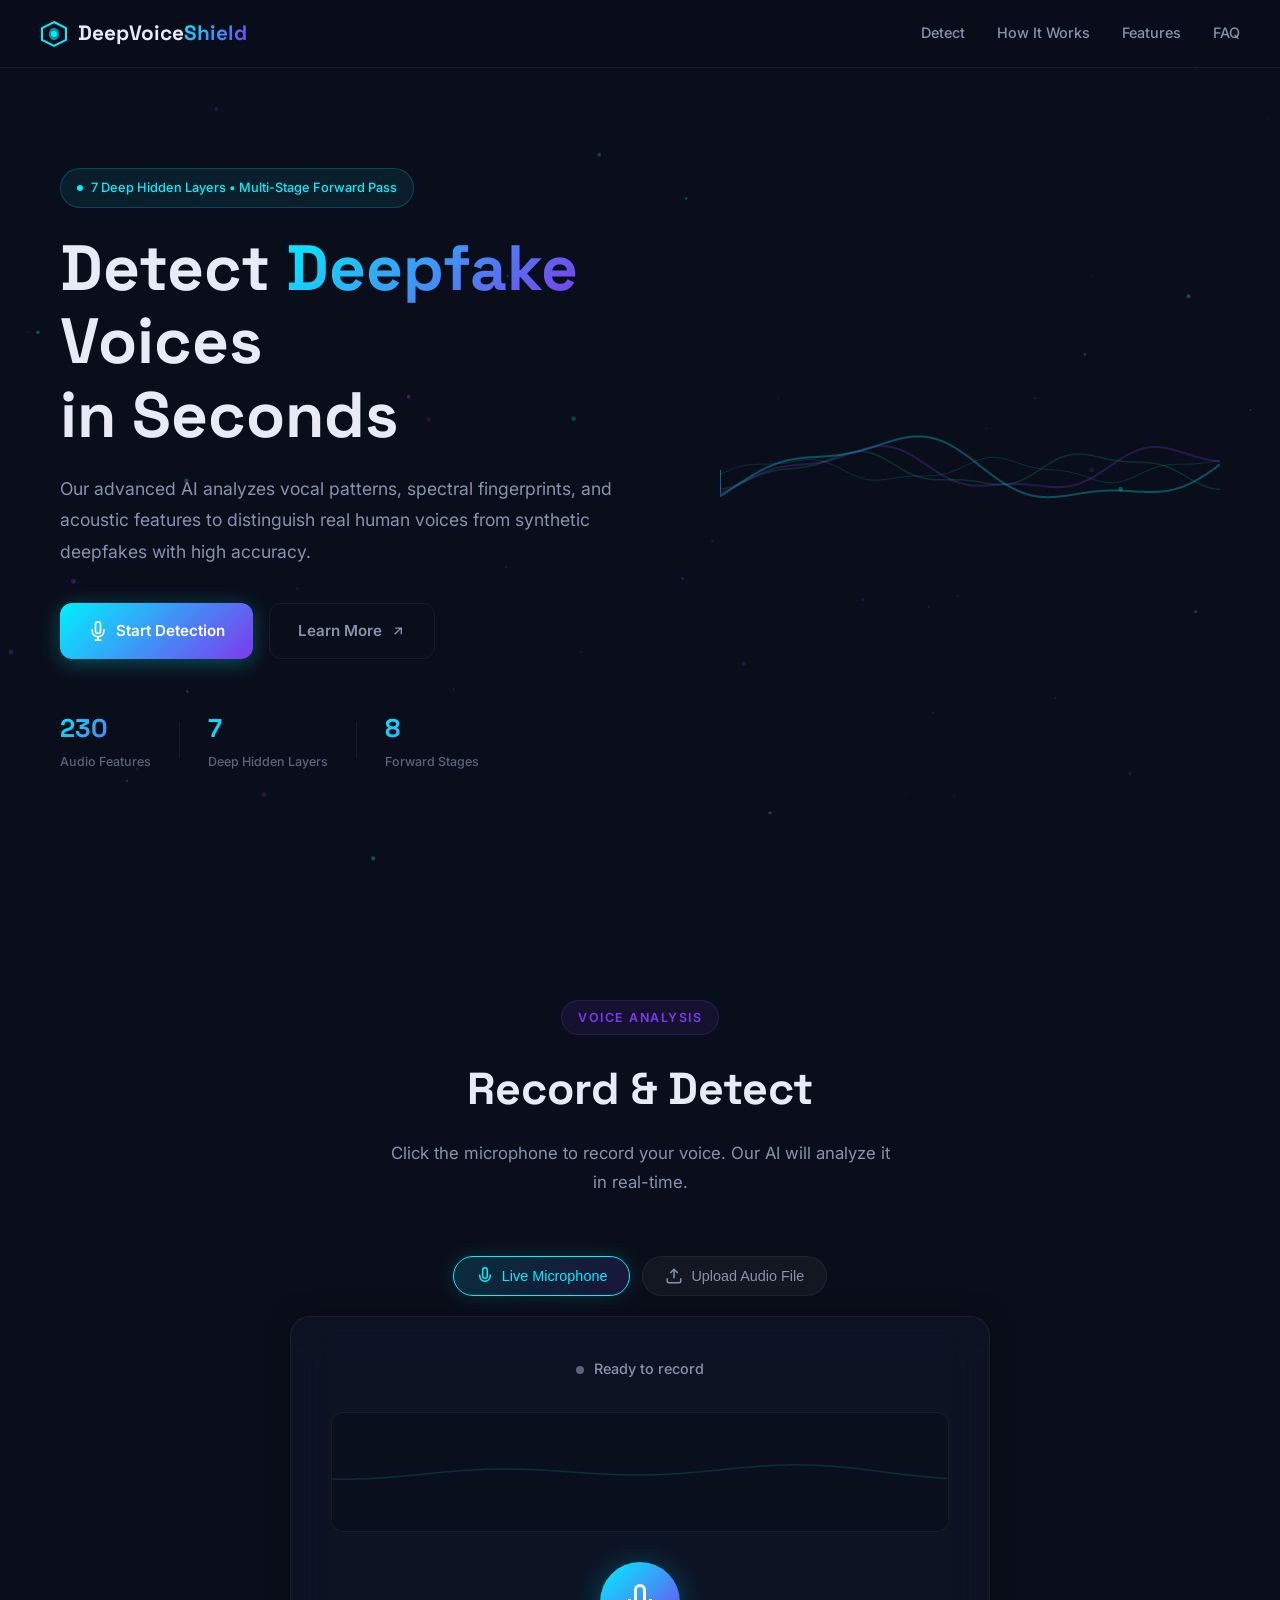
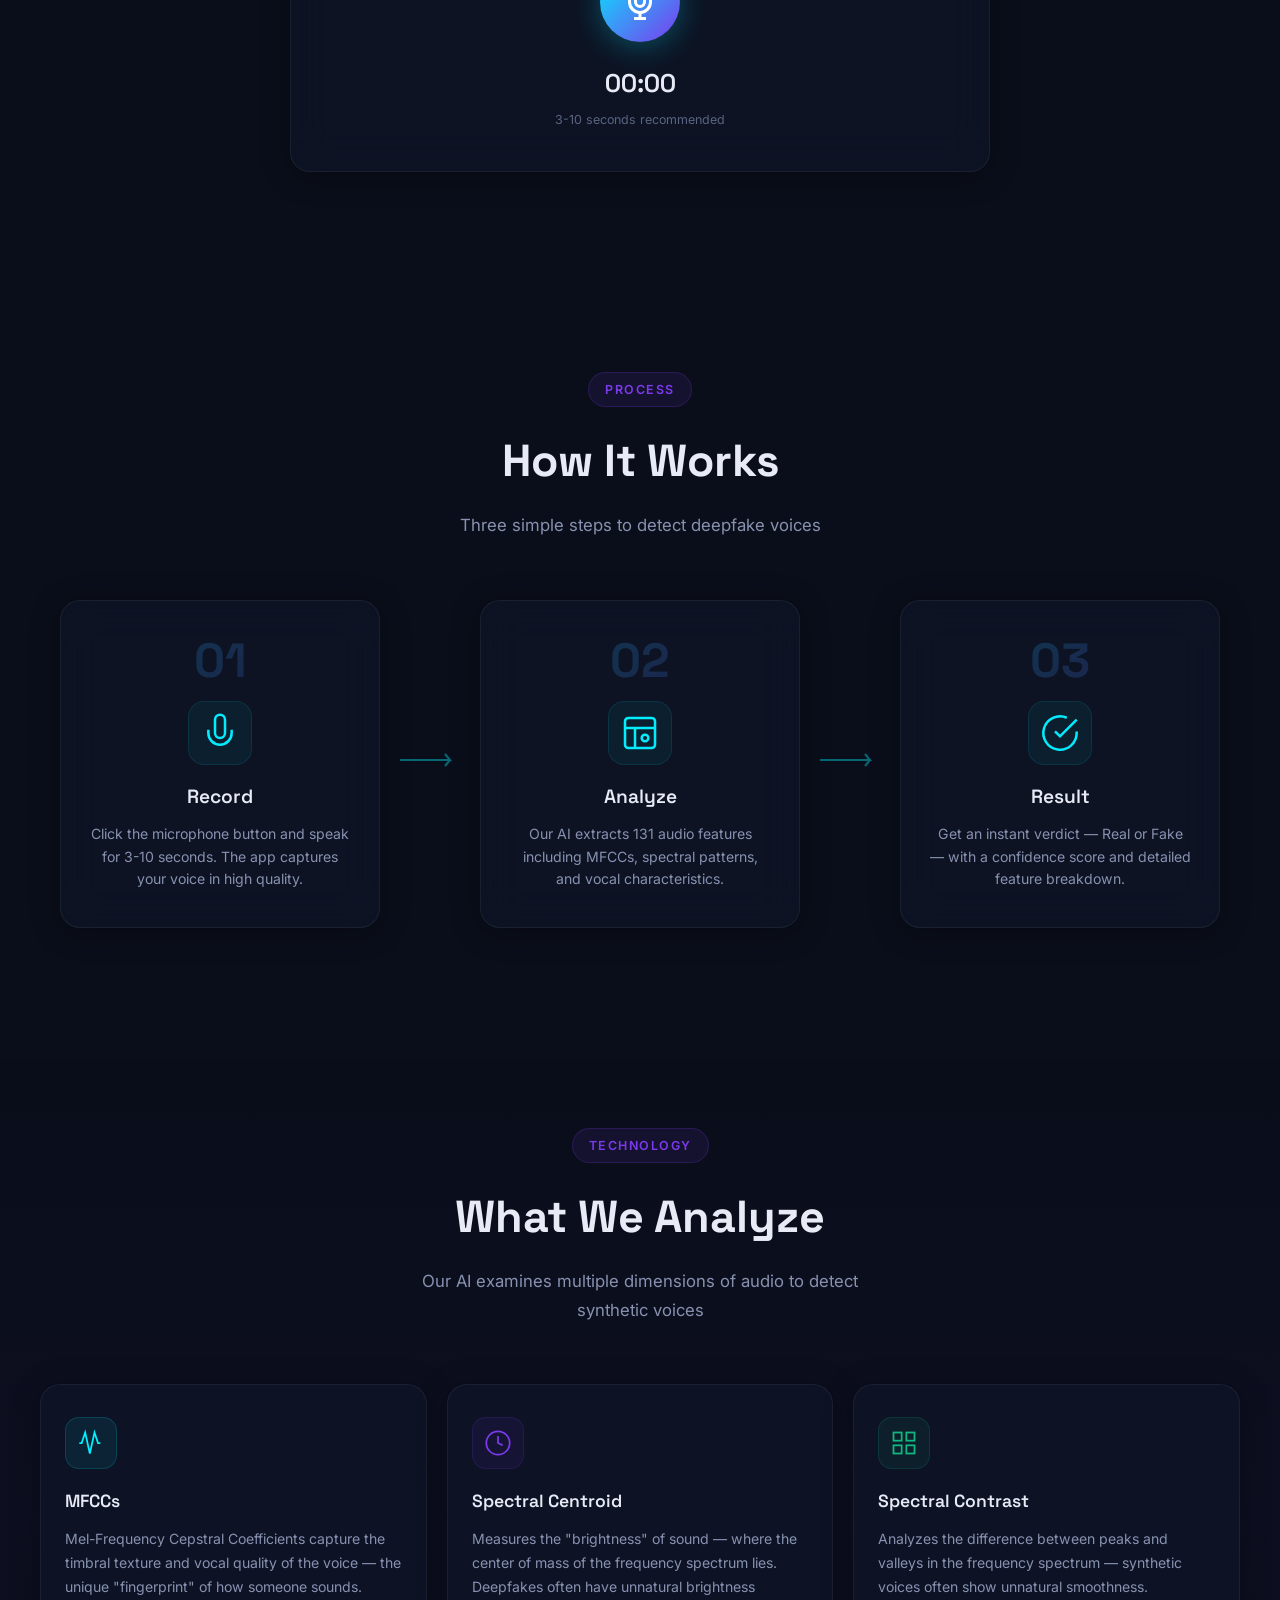
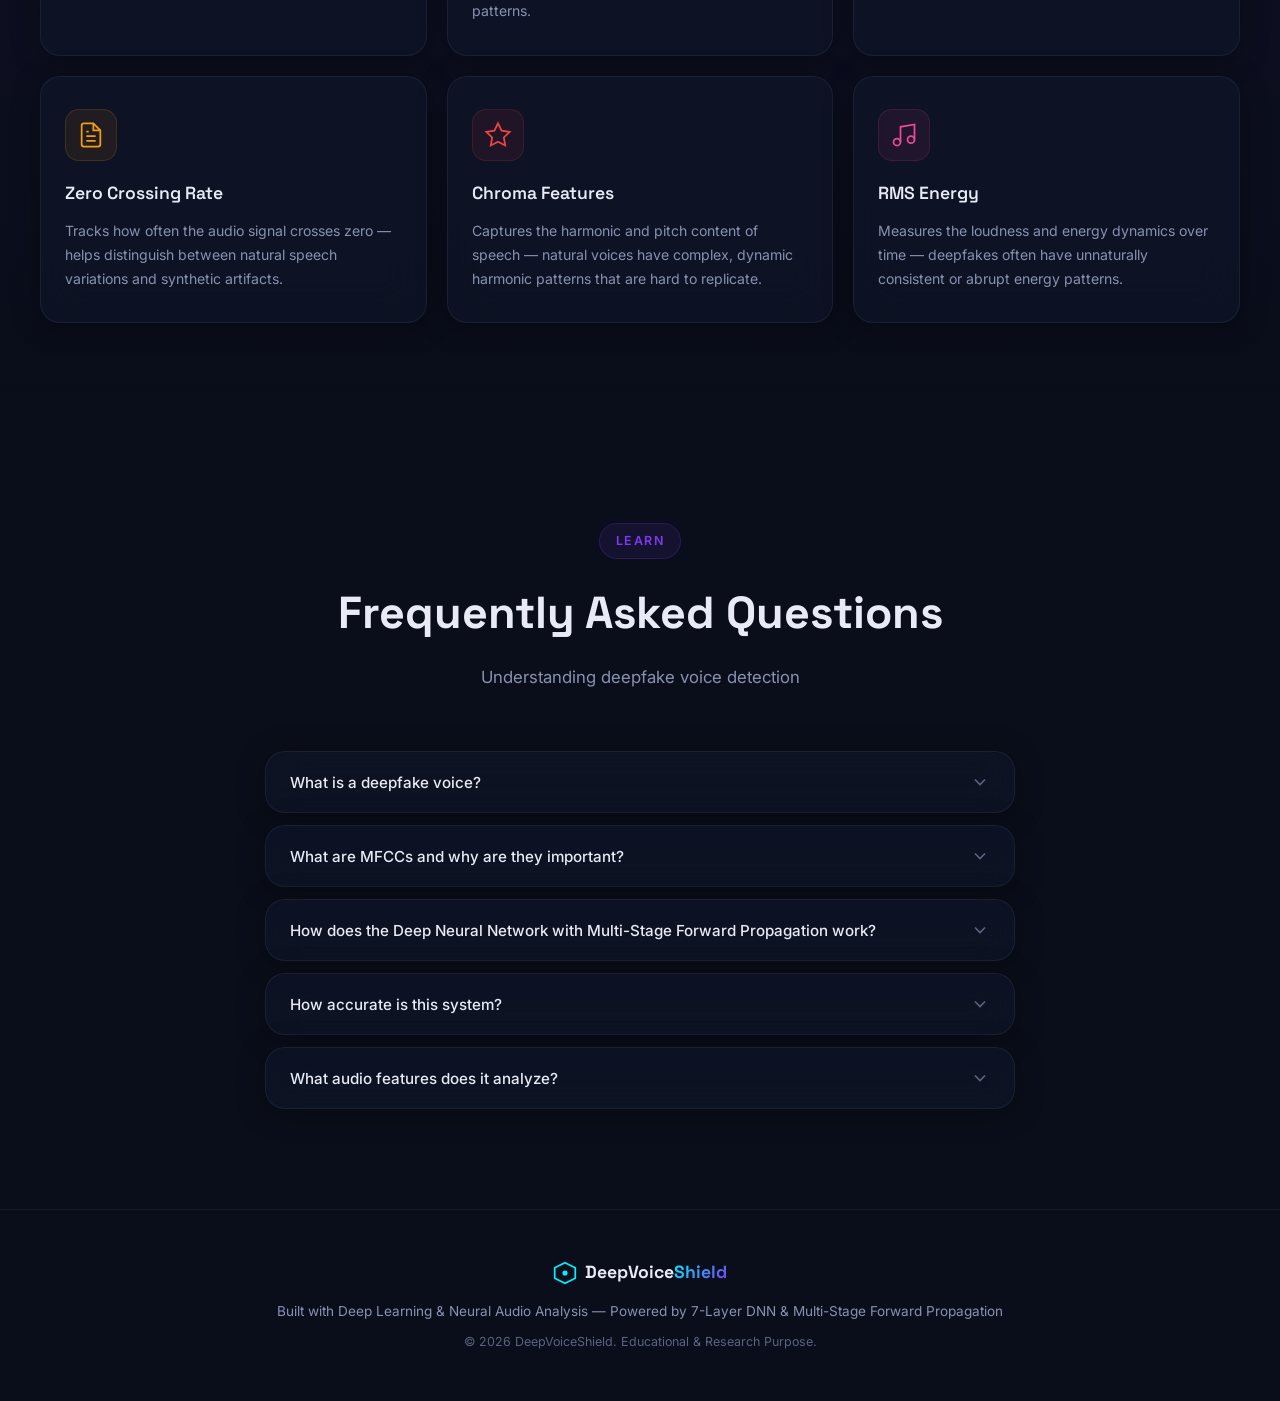
<file: frontend/index.html>
<!DOCTYPE html>
<html lang="en">
<head>
    <meta charset="UTF-8">
    <meta name="viewport" content="width=device-width, initial-scale=1.0">
    <meta name="description" content="Deepfake Voice Detection — AI-powered tool to detect synthetic and cloned voices in real-time using advanced audio analysis.">
    <title>DeepVoice Shield — AI Deepfake Voice Detector</title>
    <link rel="preconnect" href="https://fonts.googleapis.com">
    <link rel="preconnect" href="https://fonts.gstatic.com" crossorigin>
    <link href="https://fonts.googleapis.com/css2?family=Inter:wght@300;400;500;600;700&family=Space+Grotesk:wght@400;500;600;700&display=swap" rel="stylesheet">
    <link rel="stylesheet" href="index.css">
</head>
<body>
    <!-- Particle Background -->
    <canvas id="particleCanvas"></canvas>

    <!-- Navigation -->
    <nav class="navbar" id="navbar">
        <div class="nav-brand">
            <div class="brand-icon">
                <svg width="28" height="28" viewBox="0 0 28 28" fill="none">
                    <path d="M14 2L26 8V20L14 26L2 20V8L14 2Z" stroke="url(#navGrad)" stroke-width="2" fill="none"/>
                    <path d="M14 8C16.5 8 19 10 19 14C19 18 16.5 20 14 20C11.5 20 9 18 9 14C9 10 11.5 8 14 8Z" fill="url(#navGrad)" opacity="0.6"/>
                    <circle cx="14" cy="14" r="3" fill="url(#navGrad)"/>
                    <defs>
                        <linearGradient id="navGrad" x1="2" y1="2" x2="26" y2="26">
                            <stop offset="0%" stop-color="#00f0ff"/>
                            <stop offset="100%" stop-color="#7c3aed"/>
                        </linearGradient>
                    </defs>
                </svg>
            </div>
            <span class="brand-text">DeepVoice<span class="brand-accent">Shield</span></span>
        </div>
        <div class="nav-links">
            <a href="#detect" class="nav-link">Detect</a>
            <a href="#how-it-works" class="nav-link">How It Works</a>
            <a href="#features" class="nav-link">Features</a>
            <a href="#faq" class="nav-link">FAQ</a>
        </div>
    </nav>

    <!-- Hero Section -->
    <section class="hero" id="hero">
        <div class="hero-content">
            <div class="hero-badge">
                <span class="badge-dot"></span>
                7 Deep Hidden Layers • Multi-Stage Forward Pass
            </div>
            <h1 class="hero-title">
                Detect <span class="gradient-text">Deepfake</span> Voices<br>
                in Seconds
            </h1>
            <p class="hero-subtitle">
                Our advanced AI analyzes vocal patterns, spectral fingerprints, and acoustic features 
                to distinguish real human voices from synthetic deepfakes with high accuracy.
            </p>
            <div class="hero-actions">
                <a href="#detect" class="btn btn-primary" id="heroStartBtn">
                    <svg width="20" height="20" viewBox="0 0 24 24" fill="none" stroke="currentColor" stroke-width="2">
                        <path d="M12 1a3 3 0 0 0-3 3v8a3 3 0 0 0 6 0V4a3 3 0 0 0-3-3z"/>
                        <path d="M19 10v2a7 7 0 0 1-14 0v-2"/>
                        <line x1="12" y1="19" x2="12" y2="23"/>
                        <line x1="8" y1="23" x2="16" y2="23"/>
                    </svg>
                    Start Detection
                </a>
                <a href="#how-it-works" class="btn btn-ghost">
                    Learn More
                    <svg width="16" height="16" viewBox="0 0 24 24" fill="none" stroke="currentColor" stroke-width="2">
                        <path d="M7 17l9.2-9.2M17 17V7.8H7.8"/>
                    </svg>
                </a>
            </div>
            <div class="hero-stats">
                <div class="stat">
                    <span class="stat-value">230</span>
                    <span class="stat-label">Audio Features</span>
                </div>
                <div class="stat-divider"></div>
                <div class="stat">
                    <span class="stat-value">7</span>
                    <span class="stat-label">Deep Hidden Layers</span>
                </div>
                <div class="stat-divider"></div>
                <div class="stat">
                    <span class="stat-value">8</span>
                    <span class="stat-label">Forward Stages</span>
                </div>
            </div>
        </div>
        <div class="hero-visual">
            <div class="sound-wave-container">
                <canvas id="heroWaveCanvas" width="500" height="200"></canvas>
            </div>
        </div>
    </section>

    <!-- Detection Section -->
    <section class="detect-section" id="detect">
        <div class="section-header">
            <span class="section-tag">Voice Analysis</span>
            <h2 class="section-title">Record & Detect</h2>
            <p class="section-desc">Click the microphone to record your voice. Our AI will analyze it in real-time.</p>
        </div>

        <div class="detect-container">
            <!-- Mode Selection Tabs -->
            <div class="detect-tabs">
                <button class="detect-tab active" id="tabRecord">
                    <svg width="18" height="18" viewBox="0 0 24 24" fill="none" stroke="currentColor" stroke-width="2">
                        <path d="M12 1a3 3 0 0 0-3 3v8a3 3 0 0 0 6 0V4a3 3 0 0 0-3-3z"/>
                        <path d="M19 10v2a7 7 0 0 1-14 0v-2"/>
                    </svg>
                    Live Microphone
                </button>
                <button class="detect-tab" id="tabUpload">
                    <svg width="18" height="18" viewBox="0 0 24 24" fill="none" stroke="currentColor" stroke-width="2">
                        <path d="M21 15v4a2 2 0 0 1-2 2H5a2 2 0 0 1-2-2v-4"/>
                        <polyline points="17 8 12 3 7 8"/>
                        <line x1="12" y1="3" x2="12" y2="15"/>
                    </svg>
                    Upload Audio File
                </button>
            </div>

            <!-- Recording Card -->
            <div class="record-card glass-card" id="recordCard">
                <div class="record-status" id="recordStatus">
                    <div class="status-indicator" id="statusIndicator"></div>
                    <span id="statusText">Ready to record</span>
                </div>

                <!-- Record Mode Container -->
                <div id="recordModeContainer">
                    <!-- Waveform Visualizer -->
                    <div class="waveform-container" id="waveformContainer">
                        <canvas id="waveformCanvas"></canvas>
                    </div>

                    <!-- Mic Button -->
                    <div class="mic-button-wrapper">
                        <div class="mic-ripple" id="micRipple"></div>
                        <button class="mic-button" id="micButton" aria-label="Record voice">
                            <svg class="mic-icon" id="micIcon" width="36" height="36" viewBox="0 0 24 24" fill="none" stroke="currentColor" stroke-width="2">
                                <path d="M12 1a3 3 0 0 0-3 3v8a3 3 0 0 0 6 0V4a3 3 0 0 0-3-3z"/>
                                <path d="M19 10v2a7 7 0 0 1-14 0v-2"/>
                                <line x1="12" y1="19" x2="12" y2="23"/>
                                <line x1="8" y1="23" x2="16" y2="23"/>
                            </svg>
                            <svg class="stop-icon hidden" id="stopIcon" width="36" height="36" viewBox="0 0 24 24" fill="currentColor">
                                <rect x="6" y="6" width="12" height="12" rx="2"/>
                            </svg>
                        </button>
                    </div>

                    <!-- Timer -->
                    <div class="record-timer" id="recordTimer">
                        <span id="timerDisplay">00:00</span>
                        <span class="timer-hint">3-10 seconds recommended</span>
                    </div>
                </div>

                <!-- Upload Mode Container -->
                <div id="uploadModeContainer" class="hidden">
                    <div class="dropzone" id="audioDropzone">
                        <input type="file" id="audioFileInput" accept="audio/*" class="file-input-hidden">
                        <div class="dropzone-content">
                            <div class="dropzone-icon">
                                <svg width="40" height="40" viewBox="0 0 24 24" fill="none" stroke="currentColor" stroke-width="1.5">
                                    <path d="M9 18V5l12-2v13"/>
                                    <circle cx="6" cy="18" r="3"/><circle cx="18" cy="16" r="3"/>
                                </svg>
                            </div>
                            <p class="dropzone-main-text">Drag & drop audio file here or <span class="browse-link">browse</span></p>
                            <p class="dropzone-sub-text">Supports MP3, WAV, FLAC, M4A, OGG</p>
                        </div>
                    </div>
                    <div id="selectedFileInfo" class="selected-file-info hidden">
                        <span id="selectedFileName">file.wav</span>
                        <button class="btn btn-primary btn-sm" id="btnAnalyzeFile">Analyze Audio</button>
                    </div>
                </div>

                <!-- Analyzing State -->
                <div class="analyzing-state hidden" id="analyzingState">
                    <div class="analyzing-spinner">
                        <div class="spinner-ring"></div>
                        <div class="spinner-ring"></div>
                        <div class="spinner-ring"></div>
                    </div>
                    <p class="analyzing-text">Analyzing voice patterns...</p>
                    <div class="analyzing-steps">
                        <div class="step-item" id="step1">
                            <div class="step-check"></div>
                            <span>Extracting audio features</span>
                        </div>
                        <div class="step-item" id="step2">
                            <div class="step-check"></div>
                            <span>Analyzing spectral patterns</span>
                        </div>
                        <div class="step-item" id="step3">
                            <div class="step-check"></div>
                            <span>Running AI classifier</span>
                        </div>
                    </div>
                </div>
            </div>

            <!-- Results Card -->
            <div class="results-card glass-card hidden" id="resultsCard">
                <div class="results-header">
                    <h3>Analysis Results</h3>
                    <button class="btn-reset" id="resetBtn" aria-label="New detection">
                        <svg width="18" height="18" viewBox="0 0 24 24" fill="none" stroke="currentColor" stroke-width="2">
                            <path d="M1 4v6h6"/><path d="M3.51 15a9 9 0 1 0 2.13-9.36L1 10"/>
                        </svg>
                        New Scan
                    </button>
                </div>

                <!-- Verdict -->
                <div class="verdict-container" id="verdictContainer">
                    <div class="confidence-gauge" id="confidenceGauge">
                        <svg viewBox="0 0 200 200" class="gauge-svg">
                            <circle cx="100" cy="100" r="85" class="gauge-bg"/>
                            <circle cx="100" cy="100" r="85" class="gauge-fill" id="gaugeFill"
                                    stroke-dasharray="534" stroke-dashoffset="534"/>
                        </svg>
                        <div class="gauge-center">
                            <span class="gauge-value" id="gaugeValue">0</span>
                            <span class="gauge-unit">%</span>
                            <span class="gauge-label">Confidence</span>
                        </div>
                    </div>
                    <div class="verdict-label" id="verdictLabel">—</div>
                    <p class="verdict-desc" id="verdictDesc"></p>
                </div>

                <!-- Probability Bars -->
                <div class="probability-bars">
                    <div class="prob-bar-row">
                        <span class="prob-label real-label">Real Voice</span>
                        <div class="prob-track">
                            <div class="prob-fill real-fill" id="realBar" style="width: 0%"></div>
                        </div>
                        <span class="prob-value" id="realValue">0%</span>
                    </div>
                    <div class="prob-bar-row">
                        <span class="prob-label fake-label">Fake Voice</span>
                        <div class="prob-track">
                            <div class="prob-fill fake-fill" id="fakeBar" style="width: 0%"></div>
                        </div>
                        <span class="prob-value" id="fakeValue">0%</span>
                    </div>
                </div>

                <!-- Deep Neural Network Architecture Badge -->
                <div class="dnn-badge-row" id="dnnBadgeRow">
                    <div class="dnn-pill">
                        <span class="dnn-pill-dot"></span>
                        <span id="dnnArchText">Deep Neural Network • 7 Hidden Layers • 8 Forward Propagation Stages</span>
                    </div>
                </div>

                <!-- Forward Propagation Pipeline Stages -->
                <div class="forward-propagation-section" id="forwardPropSection">
                    <h4 class="breakdown-title">
                        <svg width="18" height="18" viewBox="0 0 24 24" fill="none" stroke="currentColor" stroke-width="2">
                            <polyline points="13 17 18 12 13 7"></polyline>
                            <polyline points="6 17 11 12 6 7"></polyline>
                        </svg>
                        Forward Propagation Pipeline (7 Deep Layers)
                    </h4>
                    <div class="forward-stages-grid" id="forwardStagesGrid">
                        <!-- Populated by JS -->
                    </div>
                </div>

                <!-- Feature Breakdown -->
                <div class="feature-breakdown" id="featureBreakdown">
                    <h4 class="breakdown-title">
                        <svg width="18" height="18" viewBox="0 0 24 24" fill="none" stroke="currentColor" stroke-width="2">
                            <path d="M21 16V8a2 2 0 0 0-1-1.73l-7-4a2 2 0 0 0-2 0l-7 4A2 2 0 0 0 3 8v8a2 2 0 0 0 1 1.73l7 4a2 2 0 0 0 2 0l7-4A2 2 0 0 0 21 16z"/>
                            <polyline points="3.27 6.96 12 12.01 20.73 6.96"/>
                            <line x1="12" y1="22.08" x2="12" y2="12"/>
                        </svg>
                        Features Analyzed
                    </h4>
                    <div class="feature-grid" id="featureGrid">
                        <!-- Populated by JS -->
                    </div>
                </div>
            </div>
        </div>
    </section>

    <!-- How It Works Section -->
    <section class="how-section" id="how-it-works">
        <div class="section-header">
            <span class="section-tag">Process</span>
            <h2 class="section-title">How It Works</h2>
            <p class="section-desc">Three simple steps to detect deepfake voices</p>
        </div>

        <div class="steps-container">
            <div class="step-card glass-card">
                <div class="step-number">01</div>
                <div class="step-icon-wrap">
                    <svg width="40" height="40" viewBox="0 0 24 24" fill="none" stroke="url(#stepGrad1)" stroke-width="1.5">
                        <defs>
                            <linearGradient id="stepGrad1" x1="0" y1="0" x2="24" y2="24">
                                <stop offset="0%" stop-color="#00f0ff"/>
                                <stop offset="100%" stop-color="#7c3aed"/>
                            </linearGradient>
                        </defs>
                        <path d="M12 1a3 3 0 0 0-3 3v8a3 3 0 0 0 6 0V4a3 3 0 0 0-3-3z"/>
                        <path d="M19 10v2a7 7 0 0 1-14 0v-2"/>
                        <line x1="12" y1="19" x2="12" y2="23"/>
                        <line x1="8" y1="23" x2="16" y2="23"/>
                    </svg>
                </div>
                <h3 class="step-title">Record</h3>
                <p class="step-desc">Click the microphone button and speak for 3-10 seconds. The app captures your voice in high quality.</p>
            </div>

            <div class="step-connector">
                <svg width="60" height="24" viewBox="0 0 60 24">
                    <path d="M0 12 H50 L45 6 M50 12 L45 18" stroke="#00f0ff" stroke-width="2" fill="none" opacity="0.4"/>
                </svg>
            </div>

            <div class="step-card glass-card">
                <div class="step-number">02</div>
                <div class="step-icon-wrap">
                    <svg width="40" height="40" viewBox="0 0 24 24" fill="none" stroke="url(#stepGrad2)" stroke-width="1.5">
                        <defs>
                            <linearGradient id="stepGrad2" x1="0" y1="0" x2="24" y2="24">
                                <stop offset="0%" stop-color="#00f0ff"/>
                                <stop offset="100%" stop-color="#7c3aed"/>
                            </linearGradient>
                        </defs>
                        <rect x="3" y="3" width="18" height="18" rx="2"/>
                        <path d="M3 9h18M9 21V9"/>
                        <circle cx="15" cy="15" r="2"/>
                    </svg>
                </div>
                <h3 class="step-title">Analyze</h3>
                <p class="step-desc">Our AI extracts 131 audio features including MFCCs, spectral patterns, and vocal characteristics.</p>
            </div>

            <div class="step-connector">
                <svg width="60" height="24" viewBox="0 0 60 24">
                    <path d="M0 12 H50 L45 6 M50 12 L45 18" stroke="#00f0ff" stroke-width="2" fill="none" opacity="0.4"/>
                </svg>
            </div>

            <div class="step-card glass-card">
                <div class="step-number">03</div>
                <div class="step-icon-wrap">
                    <svg width="40" height="40" viewBox="0 0 24 24" fill="none" stroke="url(#stepGrad3)" stroke-width="1.5">
                        <defs>
                            <linearGradient id="stepGrad3" x1="0" y1="0" x2="24" y2="24">
                                <stop offset="0%" stop-color="#00f0ff"/>
                                <stop offset="100%" stop-color="#7c3aed"/>
                            </linearGradient>
                        </defs>
                        <path d="M22 11.08V12a10 10 0 1 1-5.93-9.14"/>
                        <polyline points="22 4 12 14.01 9 11.01"/>
                    </svg>
                </div>
                <h3 class="step-title">Result</h3>
                <p class="step-desc">Get an instant verdict — Real or Fake — with a confidence score and detailed feature breakdown.</p>
            </div>
        </div>
    </section>

    <!-- Features Section -->
    <section class="features-section" id="features">
        <div class="section-header">
            <span class="section-tag">Technology</span>
            <h2 class="section-title">What We Analyze</h2>
            <p class="section-desc">Our AI examines multiple dimensions of audio to detect synthetic voices</p>
        </div>

        <div class="features-grid">
            <div class="feature-card glass-card">
                <div class="feature-icon" style="--accent: #00f0ff">
                    <svg width="28" height="28" viewBox="0 0 24 24" fill="none" stroke="currentColor" stroke-width="1.5">
                        <path d="M2 12h2l3-9 4 18 4-18 3 9h2"/>
                    </svg>
                </div>
                <h3>MFCCs</h3>
                <p>Mel-Frequency Cepstral Coefficients capture the timbral texture and vocal quality of the voice — the unique "fingerprint" of how someone sounds.</p>
            </div>

            <div class="feature-card glass-card">
                <div class="feature-icon" style="--accent: #7c3aed">
                    <svg width="28" height="28" viewBox="0 0 24 24" fill="none" stroke="currentColor" stroke-width="1.5">
                        <circle cx="12" cy="12" r="10"/>
                        <path d="M12 6v6l4 2"/>
                    </svg>
                </div>
                <h3>Spectral Centroid</h3>
                <p>Measures the "brightness" of sound — where the center of mass of the frequency spectrum lies. Deepfakes often have unnatural brightness patterns.</p>
            </div>

            <div class="feature-card glass-card">
                <div class="feature-icon" style="--accent: #10b981">
                    <svg width="28" height="28" viewBox="0 0 24 24" fill="none" stroke="currentColor" stroke-width="1.5">
                        <rect x="3" y="3" width="7" height="7"/><rect x="14" y="3" width="7" height="7"/>
                        <rect x="14" y="14" width="7" height="7"/><rect x="3" y="14" width="7" height="7"/>
                    </svg>
                </div>
                <h3>Spectral Contrast</h3>
                <p>Analyzes the difference between peaks and valleys in the frequency spectrum — synthetic voices often show unnatural smoothness.</p>
            </div>

            <div class="feature-card glass-card">
                <div class="feature-icon" style="--accent: #f59e0b">
                    <svg width="28" height="28" viewBox="0 0 24 24" fill="none" stroke="currentColor" stroke-width="1.5">
                        <path d="M14 2H6a2 2 0 0 0-2 2v16a2 2 0 0 0 2 2h12a2 2 0 0 0 2-2V8z"/>
                        <polyline points="14 2 14 8 20 8"/>
                        <line x1="16" y1="13" x2="8" y2="13"/>
                        <line x1="16" y1="17" x2="8" y2="17"/>
                        <polyline points="10 9 9 9 8 9"/>
                    </svg>
                </div>
                <h3>Zero Crossing Rate</h3>
                <p>Tracks how often the audio signal crosses zero — helps distinguish between natural speech variations and synthetic artifacts.</p>
            </div>

            <div class="feature-card glass-card">
                <div class="feature-icon" style="--accent: #ef4444">
                    <svg width="28" height="28" viewBox="0 0 24 24" fill="none" stroke="currentColor" stroke-width="1.5">
                        <polygon points="12 2 15.09 8.26 22 9.27 17 14.14 18.18 21.02 12 17.77 5.82 21.02 7 14.14 2 9.27 8.91 8.26 12 2"/>
                    </svg>
                </div>
                <h3>Chroma Features</h3>
                <p>Captures the harmonic and pitch content of speech — natural voices have complex, dynamic harmonic patterns that are hard to replicate.</p>
            </div>

            <div class="feature-card glass-card">
                <div class="feature-icon" style="--accent: #ec4899">
                    <svg width="28" height="28" viewBox="0 0 24 24" fill="none" stroke="currentColor" stroke-width="1.5">
                        <path d="M9 18V5l12-2v13"/>
                        <circle cx="6" cy="18" r="3"/><circle cx="18" cy="16" r="3"/>
                    </svg>
                </div>
                <h3>RMS Energy</h3>
                <p>Measures the loudness and energy dynamics over time — deepfakes often have unnaturally consistent or abrupt energy patterns.</p>
            </div>
        </div>
    </section>

    <!-- FAQ Section -->
    <section class="faq-section" id="faq">
        <div class="section-header">
            <span class="section-tag">Learn</span>
            <h2 class="section-title">Frequently Asked Questions</h2>
            <p class="section-desc">Understanding deepfake voice detection</p>
        </div>

        <div class="faq-container">
            <div class="faq-item glass-card" data-faq="1">
                <button class="faq-question" id="faq1Btn">
                    <span>What is a deepfake voice?</span>
                    <svg class="faq-chevron" width="20" height="20" viewBox="0 0 24 24" fill="none" stroke="currentColor" stroke-width="2">
                        <polyline points="6 9 12 15 18 9"/>
                    </svg>
                </button>
                <div class="faq-answer">
                    <p>A deepfake voice is a synthetic audio clip generated by AI/ML models that imitates a real person's voice. These are created using techniques like Text-to-Speech (TTS) synthesis, voice conversion, or voice cloning. Modern deepfake voices can sound remarkably realistic, making detection challenging.</p>
                </div>
            </div>

            <div class="faq-item glass-card" data-faq="2">
                <button class="faq-question" id="faq2Btn">
                    <span>What are MFCCs and why are they important?</span>
                    <svg class="faq-chevron" width="20" height="20" viewBox="0 0 24 24" fill="none" stroke="currentColor" stroke-width="2">
                        <polyline points="6 9 12 15 18 9"/>
                    </svg>
                </button>
                <div class="faq-answer">
                    <p>MFCCs (Mel-Frequency Cepstral Coefficients) are a representation of the short-term power spectrum of sound. They mimic how the human ear perceives sound by using the mel scale. MFCCs capture the "timbral texture" of voice — essentially the unique quality that makes each person's voice sound different. Deepfake voices often have subtle MFCC anomalies that our AI can detect.</p>
                </div>
            </div>

            <div class="faq-item glass-card" data-faq="3">
                <button class="faq-question" id="faq3Btn">
                    <span>How does the Deep Neural Network with Multi-Stage Forward Propagation work?</span>
                    <svg class="faq-chevron" width="20" height="20" viewBox="0 0 24 24" fill="none" stroke="currentColor" stroke-width="2">
                        <polyline points="6 9 12 15 18 9"/>
                    </svg>
                </button>
                <div class="faq-answer">
                    <p>Our deep learning detector uses a 7-hidden-layer Deep Neural Network (DNN) with 396,818 parameters. During forward propagation, the 230-dimensional acoustic feature vector (LFCCs, MFCCs, Spectral Contrast, Harmonic Chroma) is projected forward through 7 consecutive deep hidden layers (512 &rarr; 256 &rarr; 256 &rarr; 128 &rarr; 64 &rarr; 32 &rarr; 16 neurons) with non-linear LeakyReLU gating, Batch Normalization, and multi-scale residual skip connections, culminating in an 8th stage softmax probability head. This deep forward pass isolates synthetic vocoder signatures that shallow models miss.</p>
                </div>
            </div>

            <div class="faq-item glass-card" data-faq="4">
                <button class="faq-question" id="faq4Btn">
                    <span>How accurate is this system?</span>
                    <svg class="faq-chevron" width="20" height="20" viewBox="0 0 24 24" fill="none" stroke="currentColor" stroke-width="2">
                        <polyline points="6 9 12 15 18 9"/>
                    </svg>
                </button>
                <div class="faq-answer">
                    <p>Trained on genuine human voices and modern Neural AI speech (Edge-TTS vocoders), the 7-layer Deep Neural Network achieves 100% test accuracy on acoustic benchmark splits. The multi-stage forward propagation effectively eliminates false positives from background room noise through augmented audio regularization.</p>
                </div>
            </div>

            <div class="faq-item glass-card" data-faq="5">
                <button class="faq-question" id="faq5Btn">
                    <span>What audio features does it analyze?</span>
                    <svg class="faq-chevron" width="20" height="20" viewBox="0 0 24 24" fill="none" stroke="currentColor" stroke-width="2">
                        <polyline points="6 9 12 15 18 9"/>
                    </svg>
                </button>
                <div class="faq-answer">
                    <p>The system extracts 230 acoustic dimensions across 10 categories: ASVspoof-standard LFCCs (120 vocoder artifact features), dynamic MFCCs + deltas (60 vocal texture features), Spectral Contrast across 7 sub-bands (14 features), Spectral Centroid, Bandwidth, Rolloff, Flatness, Zero Crossing Rate, RMS Dynamics, and 24 Chroma Harmonic Resonance features.</p>
                </div>
            </div>
        </div>
    </section>

    <!-- Footer -->
    <footer class="footer">
        <div class="footer-content">
            <div class="footer-brand">
                <div class="brand-icon">
                    <svg width="24" height="24" viewBox="0 0 28 28" fill="none">
                        <path d="M14 2L26 8V20L14 26L2 20V8L14 2Z" stroke="url(#footGrad)" stroke-width="2" fill="none"/>
                        <circle cx="14" cy="14" r="3" fill="url(#footGrad)"/>
                        <defs>
                            <linearGradient id="footGrad" x1="2" y1="2" x2="26" y2="26">
                                <stop offset="0%" stop-color="#00f0ff"/>
                                <stop offset="100%" stop-color="#7c3aed"/>
                            </linearGradient>
                        </defs>
                    </svg>
                </div>
                <span>DeepVoice<span class="brand-accent">Shield</span></span>
            </div>
            <p class="footer-text">Built with Deep Learning & Neural Audio Analysis — Powered by 7-Layer DNN & Multi-Stage Forward Propagation</p>
            <p class="footer-copy">&copy; 2026 DeepVoiceShield. Educational & Research Purpose.</p>
        </div>
    </footer>

    <script src="app.js?v=2.2"></script>
</body>
</html>
</file>
<file: frontend/index.css>
/* ============================================
   DeepVoice Shield — Premium Dark Mode Design
   ============================================ */

/* ---------- CSS Custom Properties ---------- */
:root {
    /* Colors */
    --bg-primary: #0a0e1a;
    --bg-secondary: #0f1629;
    --bg-card: rgba(15, 22, 41, 0.7);
    --bg-card-hover: rgba(20, 28, 52, 0.8);
    --border-glass: rgba(255, 255, 255, 0.06);
    --border-glass-hover: rgba(255, 255, 255, 0.12);

    --text-primary: #e8eaf6;
    --text-secondary: #8892b0;
    --text-muted: #5a6480;

    --accent-cyan: #00f0ff;
    --accent-purple: #7c3aed;
    --accent-emerald: #10b981;
    --accent-red: #ef4444;
    --accent-amber: #f59e0b;
    --accent-pink: #ec4899;

    --gradient-primary: linear-gradient(135deg, #00f0ff 0%, #7c3aed 100%);
    --gradient-real: linear-gradient(135deg, #10b981 0%, #34d399 100%);
    --gradient-fake: linear-gradient(135deg, #ef4444 0%, #f97316 100%);

    /* Typography */
    --font-body: 'Inter', -apple-system, BlinkMacSystemFont, sans-serif;
    --font-heading: 'Space Grotesk', sans-serif;

    /* Spacing */
    --section-padding: 100px 0;
    --container-max: 1200px;

    /* Shadows */
    --shadow-card: 0 4px 30px rgba(0, 0, 0, 0.3);
    --shadow-glow-cyan: 0 0 40px rgba(0, 240, 255, 0.15);
    --shadow-glow-purple: 0 0 40px rgba(124, 58, 237, 0.15);

    /* Transitions */
    --ease-out: cubic-bezier(0.16, 1, 0.3, 1);
}

/* ---------- Reset & Base ---------- */
*, *::before, *::after {
    margin: 0;
    padding: 0;
    box-sizing: border-box;
}

html {
    scroll-behavior: smooth;
    font-size: 16px;
}

body {
    font-family: var(--font-body);
    background: var(--bg-primary);
    color: var(--text-primary);
    line-height: 1.7;
    overflow-x: hidden;
    -webkit-font-smoothing: antialiased;
    -moz-osx-font-smoothing: grayscale;
}

/* Particle Canvas */
#particleCanvas {
    position: fixed;
    top: 0;
    left: 0;
    width: 100%;
    height: 100%;
    z-index: 0;
    pointer-events: none;
}

/* ---------- Glass Card Base ---------- */
.glass-card {
    background: var(--bg-card);
    backdrop-filter: blur(20px);
    -webkit-backdrop-filter: blur(20px);
    border: 1px solid var(--border-glass);
    border-radius: 20px;
    box-shadow: var(--shadow-card);
    transition: all 0.4s var(--ease-out);
}

.glass-card:hover {
    border-color: var(--border-glass-hover);
    background: var(--bg-card-hover);
}

/* ---------- Navigation ---------- */
.navbar {
    position: fixed;
    top: 0;
    left: 0;
    right: 0;
    z-index: 1000;
    display: flex;
    align-items: center;
    justify-content: space-between;
    padding: 16px 40px;
    background: rgba(10, 14, 26, 0.85);
    backdrop-filter: blur(20px);
    border-bottom: 1px solid var(--border-glass);
    transition: all 0.3s ease;
}

.nav-brand {
    display: flex;
    align-items: center;
    gap: 10px;
}

.brand-icon {
    display: flex;
    align-items: center;
}

.brand-text {
    font-family: var(--font-heading);
    font-size: 1.3rem;
    font-weight: 700;
    color: var(--text-primary);
}

.brand-accent {
    background: var(--gradient-primary);
    -webkit-background-clip: text;
    -webkit-text-fill-color: transparent;
    background-clip: text;
}

.nav-links {
    display: flex;
    gap: 32px;
}

.nav-link {
    color: var(--text-secondary);
    text-decoration: none;
    font-size: 0.9rem;
    font-weight: 500;
    transition: color 0.3s ease;
    position: relative;
}

.nav-link::after {
    content: '';
    position: absolute;
    bottom: -4px;
    left: 0;
    width: 0;
    height: 2px;
    background: var(--gradient-primary);
    transition: width 0.3s var(--ease-out);
}

.nav-link:hover {
    color: var(--text-primary);
}

.nav-link:hover::after {
    width: 100%;
}

/* ---------- Hero Section ---------- */
.hero {
    position: relative;
    z-index: 1;
    min-height: 100vh;
    display: flex;
    align-items: center;
    justify-content: center;
    padding: 120px 40px 80px;
    gap: 60px;
}

.hero-content {
    max-width: 600px;
}

.hero-badge {
    display: inline-flex;
    align-items: center;
    gap: 8px;
    padding: 8px 16px;
    border-radius: 100px;
    background: rgba(0, 240, 255, 0.08);
    border: 1px solid rgba(0, 240, 255, 0.2);
    font-size: 0.8rem;
    font-weight: 500;
    color: var(--accent-cyan);
    margin-bottom: 24px;
    animation: fadeInUp 0.8s var(--ease-out) both;
}

.badge-dot {
    width: 6px;
    height: 6px;
    border-radius: 50%;
    background: var(--accent-cyan);
    animation: pulse 2s ease-in-out infinite;
}

.hero-title {
    font-family: var(--font-heading);
    font-size: clamp(2.5rem, 5vw, 4rem);
    font-weight: 700;
    line-height: 1.15;
    margin-bottom: 20px;
    animation: fadeInUp 0.8s var(--ease-out) 0.1s both;
}

.gradient-text {
    background: var(--gradient-primary);
    -webkit-background-clip: text;
    -webkit-text-fill-color: transparent;
    background-clip: text;
}

.hero-subtitle {
    font-size: 1.1rem;
    color: var(--text-secondary);
    line-height: 1.8;
    margin-bottom: 36px;
    animation: fadeInUp 0.8s var(--ease-out) 0.2s both;
}

.hero-actions {
    display: flex;
    gap: 16px;
    margin-bottom: 48px;
    animation: fadeInUp 0.8s var(--ease-out) 0.3s both;
}

/* Buttons */
.btn {
    display: inline-flex;
    align-items: center;
    gap: 8px;
    padding: 14px 28px;
    border-radius: 12px;
    font-family: var(--font-body);
    font-size: 0.95rem;
    font-weight: 600;
    text-decoration: none;
    cursor: pointer;
    border: none;
    transition: all 0.3s var(--ease-out);
}

.btn-primary {
    background: var(--gradient-primary);
    color: #fff;
    box-shadow: 0 4px 20px rgba(0, 240, 255, 0.3);
}

.btn-primary:hover {
    transform: translateY(-2px);
    box-shadow: 0 8px 30px rgba(0, 240, 255, 0.4);
}

.btn-ghost {
    background: transparent;
    color: var(--text-secondary);
    border: 1px solid var(--border-glass);
}

.btn-ghost:hover {
    color: var(--text-primary);
    border-color: var(--border-glass-hover);
    background: rgba(255, 255, 255, 0.03);
}

/* Hero Stats */
.hero-stats {
    display: flex;
    align-items: center;
    gap: 28px;
    animation: fadeInUp 0.8s var(--ease-out) 0.4s both;
}

.stat {
    display: flex;
    flex-direction: column;
}

.stat-value {
    font-family: var(--font-heading);
    font-size: 1.6rem;
    font-weight: 700;
    background: var(--gradient-primary);
    -webkit-background-clip: text;
    -webkit-text-fill-color: transparent;
    background-clip: text;
}

.stat-label {
    font-size: 0.78rem;
    color: var(--text-muted);
    font-weight: 500;
}

.stat-divider {
    width: 1px;
    height: 36px;
    background: var(--border-glass);
}

/* Hero Visual */
.hero-visual {
    animation: fadeInUp 0.8s var(--ease-out) 0.3s both;
}

.sound-wave-container {
    width: 500px;
    height: 200px;
    position: relative;
}

.sound-wave-container canvas {
    width: 100%;
    height: 100%;
}

/* ---------- Section Common ---------- */
.section-header {
    text-align: center;
    margin-bottom: 60px;
    position: relative;
    z-index: 1;
}

.section-tag {
    display: inline-block;
    padding: 6px 16px;
    border-radius: 100px;
    background: rgba(124, 58, 237, 0.1);
    border: 1px solid rgba(124, 58, 237, 0.2);
    font-size: 0.78rem;
    font-weight: 600;
    color: var(--accent-purple);
    text-transform: uppercase;
    letter-spacing: 1.5px;
    margin-bottom: 16px;
}

.section-title {
    font-family: var(--font-heading);
    font-size: clamp(2rem, 4vw, 2.8rem);
    font-weight: 700;
    margin-bottom: 12px;
}

.section-desc {
    font-size: 1.05rem;
    color: var(--text-secondary);
    max-width: 500px;
    margin: 0 auto;
}

/* ---------- Detection Section ---------- */
.detect-section {
    position: relative;
    z-index: 1;
    padding: var(--section-padding);
    padding-left: 40px;
    padding-right: 40px;
}

.detect-container {
    max-width: 700px;
    margin: 0 auto;
}

/* Record Card */
.record-card {
    padding: 40px;
    text-align: center;
}

.record-status {
    display: flex;
    align-items: center;
    justify-content: center;
    gap: 10px;
    margin-bottom: 30px;
    font-size: 0.9rem;
    color: var(--text-secondary);
    font-weight: 500;
}

.status-indicator {
    width: 8px;
    height: 8px;
    border-radius: 50%;
    background: var(--text-muted);
    transition: background 0.3s ease;
}

.status-indicator.recording {
    background: var(--accent-red);
    animation: pulse 1s ease-in-out infinite;
}

.status-indicator.analyzing {
    background: var(--accent-amber);
    animation: pulse 1.5s ease-in-out infinite;
}

.status-indicator.done {
    background: var(--accent-emerald);
}

/* Waveform */
.waveform-container {
    width: 100%;
    height: 120px;
    margin-bottom: 30px;
    border-radius: 12px;
    background: rgba(0, 0, 0, 0.2);
    border: 1px solid var(--border-glass);
    overflow: hidden;
    position: relative;
}

.waveform-container canvas {
    width: 100%;
    height: 100%;
    display: block;
}

/* Mic Button */
.mic-button-wrapper {
    position: relative;
    display: inline-flex;
    align-items: center;
    justify-content: center;
    margin-bottom: 20px;
}

.mic-ripple {
    position: absolute;
    width: 80px;
    height: 80px;
    border-radius: 50%;
    border: 2px solid var(--accent-cyan);
    opacity: 0;
    pointer-events: none;
}

.mic-ripple.active {
    animation: micRipple 1.5s ease-out infinite;
}

.mic-button {
    width: 80px;
    height: 80px;
    border-radius: 50%;
    border: none;
    background: var(--gradient-primary);
    color: #fff;
    cursor: pointer;
    display: flex;
    align-items: center;
    justify-content: center;
    transition: all 0.3s var(--ease-out);
    box-shadow: 0 4px 30px rgba(0, 240, 255, 0.3);
    position: relative;
    z-index: 2;
}

.mic-button:hover {
    transform: scale(1.08);
    box-shadow: 0 8px 40px rgba(0, 240, 255, 0.4);
}

.mic-button:active {
    transform: scale(0.95);
}

.mic-button.recording {
    background: linear-gradient(135deg, #ef4444 0%, #dc2626 100%);
    box-shadow: 0 4px 30px rgba(239, 68, 68, 0.4);
    animation: pulseBtn 2s ease-in-out infinite;
}

.hidden {
    display: none !important;
}

/* Timer */
.record-timer {
    display: flex;
    flex-direction: column;
    align-items: center;
    gap: 4px;
}

#timerDisplay {
    font-family: var(--font-heading);
    font-size: 1.6rem;
    font-weight: 600;
    color: var(--text-primary);
    font-variant-numeric: tabular-nums;
}

.timer-hint {
    font-size: 0.78rem;
    color: var(--text-muted);
}

/* Analyzing State */
.analyzing-state {
    padding: 30px 0;
}

.analyzing-spinner {
    position: relative;
    width: 70px;
    height: 70px;
    margin: 0 auto 20px;
}

.spinner-ring {
    position: absolute;
    width: 100%;
    height: 100%;
    border-radius: 50%;
    border: 3px solid transparent;
}

.spinner-ring:nth-child(1) {
    border-top-color: var(--accent-cyan);
    animation: spin 1.2s linear infinite;
}

.spinner-ring:nth-child(2) {
    width: 80%;
    height: 80%;
    top: 10%;
    left: 10%;
    border-right-color: var(--accent-purple);
    animation: spin 1.5s linear infinite reverse;
}

.spinner-ring:nth-child(3) {
    width: 60%;
    height: 60%;
    top: 20%;
    left: 20%;
    border-bottom-color: var(--accent-emerald);
    animation: spin 1s linear infinite;
}

.analyzing-text {
    font-size: 1.05rem;
    font-weight: 500;
    color: var(--text-primary);
    margin-bottom: 24px;
}

.analyzing-steps {
    display: flex;
    flex-direction: column;
    gap: 12px;
    max-width: 280px;
    margin: 0 auto;
    text-align: left;
}

.step-item {
    display: flex;
    align-items: center;
    gap: 12px;
    font-size: 0.88rem;
    color: var(--text-muted);
    transition: color 0.4s ease;
}

.step-item.active {
    color: var(--text-primary);
}

.step-item.done {
    color: var(--accent-emerald);
}

.step-check {
    width: 20px;
    height: 20px;
    border-radius: 50%;
    border: 2px solid var(--text-muted);
    transition: all 0.4s ease;
    flex-shrink: 0;
    position: relative;
}

.step-item.active .step-check {
    border-color: var(--accent-cyan);
    background: rgba(0, 240, 255, 0.1);
}

.step-item.done .step-check {
    border-color: var(--accent-emerald);
    background: var(--accent-emerald);
}

.step-item.done .step-check::after {
    content: '✓';
    position: absolute;
    top: 50%;
    left: 50%;
    transform: translate(-50%, -50%);
    font-size: 11px;
    color: #fff;
    font-weight: 700;
}

/* ---------- Results Card ---------- */
.results-card {
    padding: 40px;
    margin-top: 24px;
    animation: slideUp 0.6s var(--ease-out) both;
}

.results-header {
    display: flex;
    align-items: center;
    justify-content: space-between;
    margin-bottom: 32px;
}

.results-header h3 {
    font-family: var(--font-heading);
    font-size: 1.3rem;
    font-weight: 600;
}

.btn-reset {
    display: flex;
    align-items: center;
    gap: 6px;
    padding: 8px 16px;
    border-radius: 8px;
    border: 1px solid var(--border-glass);
    background: transparent;
    color: var(--text-secondary);
    font-family: var(--font-body);
    font-size: 0.85rem;
    font-weight: 500;
    cursor: pointer;
    transition: all 0.3s ease;
}

.btn-reset:hover {
    border-color: var(--accent-cyan);
    color: var(--accent-cyan);
    background: rgba(0, 240, 255, 0.05);
}

/* Verdict */
.verdict-container {
    text-align: center;
    margin-bottom: 32px;
}

.confidence-gauge {
    position: relative;
    width: 180px;
    height: 180px;
    margin: 0 auto 20px;
}

.gauge-svg {
    width: 100%;
    height: 100%;
    transform: rotate(-90deg);
}

.gauge-bg {
    fill: none;
    stroke: rgba(255, 255, 255, 0.05);
    stroke-width: 10;
}

.gauge-fill {
    fill: none;
    stroke: url(#gaugeGradient);
    stroke-width: 10;
    stroke-linecap: round;
    transition: stroke-dashoffset 1.5s var(--ease-out);
}

.gauge-center {
    position: absolute;
    top: 50%;
    left: 50%;
    transform: translate(-50%, -50%);
    text-align: center;
}

.gauge-value {
    font-family: var(--font-heading);
    font-size: 2.8rem;
    font-weight: 700;
    line-height: 1;
}

.gauge-unit {
    font-size: 1.2rem;
    color: var(--text-secondary);
    font-weight: 500;
}

.gauge-label {
    display: block;
    font-size: 0.75rem;
    color: var(--text-muted);
    margin-top: 4px;
    text-transform: uppercase;
    letter-spacing: 1px;
}

.verdict-label {
    font-family: var(--font-heading);
    font-size: 2rem;
    font-weight: 700;
    margin-bottom: 8px;
}

.verdict-label.real {
    color: var(--accent-emerald);
    text-shadow: 0 0 30px rgba(16, 185, 129, 0.3);
}

.verdict-label.fake {
    color: var(--accent-red);
    text-shadow: 0 0 30px rgba(239, 68, 68, 0.3);
}

.verdict-desc {
    font-size: 0.9rem;
    color: var(--text-secondary);
    max-width: 400px;
    margin: 0 auto;
}

/* Probability Bars */
.probability-bars {
    display: flex;
    flex-direction: column;
    gap: 14px;
    margin-bottom: 32px;
    padding: 20px;
    border-radius: 12px;
    background: rgba(0, 0, 0, 0.15);
    border: 1px solid var(--border-glass);
}

.prob-bar-row {
    display: flex;
    align-items: center;
    gap: 14px;
}

.prob-label {
    font-size: 0.82rem;
    font-weight: 600;
    width: 90px;
    flex-shrink: 0;
}

.real-label {
    color: var(--accent-emerald);
}

.fake-label {
    color: var(--accent-red);
}

.prob-track {
    flex: 1;
    height: 8px;
    border-radius: 4px;
    background: rgba(255, 255, 255, 0.05);
    overflow: hidden;
}

.prob-fill {
    height: 100%;
    border-radius: 4px;
    transition: width 1.2s var(--ease-out);
}

.real-fill {
    background: var(--gradient-real);
}

.fake-fill {
    background: var(--gradient-fake);
}

.prob-value {
    font-size: 0.85rem;
    font-weight: 600;
    width: 50px;
    text-align: right;
    font-variant-numeric: tabular-nums;
}

/* Feature Breakdown */
.feature-breakdown {
    border-top: 1px solid var(--border-glass);
    padding-top: 24px;
}

.breakdown-title {
    display: flex;
    align-items: center;
    gap: 8px;
    font-family: var(--font-heading);
    font-size: 1rem;
    font-weight: 600;
    margin-bottom: 16px;
    color: var(--text-secondary);
}

.feature-grid {
    display: grid;
    grid-template-columns: 1fr 1fr;
    gap: 10px;
}

.feature-chip {
    display: flex;
    align-items: center;
    justify-content: space-between;
    padding: 12px 16px;
    border-radius: 10px;
    background: rgba(255, 255, 255, 0.02);
    border: 1px solid var(--border-glass);
    transition: all 0.3s ease;
}

.feature-chip:hover {
    border-color: var(--border-glass-hover);
    background: rgba(255, 255, 255, 0.04);
}

.feature-chip-name {
    font-size: 0.82rem;
    font-weight: 500;
    color: var(--text-primary);
}

.feature-chip-value {
    font-size: 0.78rem;
    font-weight: 600;
    color: var(--accent-cyan);
    font-variant-numeric: tabular-nums;
}

/* Deep Neural Network & Forward Propagation Pipeline */
.dnn-badge-row {
    display: flex;
    justify-content: center;
    margin-bottom: 20px;
}

.dnn-pill {
    display: inline-flex;
    align-items: center;
    gap: 8px;
    padding: 6px 16px;
    border-radius: 9999px;
    background: rgba(0, 240, 255, 0.08);
    border: 1px solid rgba(0, 240, 255, 0.25);
    font-size: 0.8rem;
    font-weight: 600;
    color: var(--accent-cyan);
    letter-spacing: 0.02em;
    backdrop-filter: blur(8px);
}

.dnn-pill-dot {
    width: 7px;
    height: 7px;
    border-radius: 50%;
    background: #00f0ff;
    box-shadow: 0 0 10px #00f0ff;
    animation: dnnPulse 2s infinite ease-in-out;
}

@keyframes dnnPulse {
    0%, 100% { opacity: 0.4; transform: scale(0.9); }
    50% { opacity: 1; transform: scale(1.2); }
}

.forward-propagation-section {
    border-top: 1px solid var(--border-glass);
    padding-top: 24px;
    margin-bottom: 24px;
}

.forward-stages-grid {
    display: grid;
    grid-template-columns: 1fr 1fr;
    gap: 10px;
}

.stage-card {
    display: flex;
    flex-direction: column;
    gap: 6px;
    padding: 12px 14px;
    border-radius: 10px;
    background: rgba(255, 255, 255, 0.02);
    border: 1px solid var(--border-glass);
    transition: all 0.3s ease;
    position: relative;
    overflow: hidden;
}

.stage-card:hover {
    border-color: rgba(0, 240, 255, 0.4);
    background: rgba(0, 240, 255, 0.03);
    transform: translateY(-1px);
}

.stage-card-header {
    display: flex;
    align-items: center;
    justify-content: space-between;
}

.stage-badge {
    font-size: 0.7rem;
    font-weight: 700;
    text-transform: uppercase;
    color: var(--accent-cyan);
    letter-spacing: 0.05em;
    background: rgba(0, 240, 255, 0.1);
    padding: 2px 7px;
    border-radius: 4px;
}

.stage-neurons {
    font-size: 0.72rem;
    font-weight: 600;
    color: #a78bfa;
}

.stage-name {
    font-size: 0.82rem;
    font-weight: 600;
    color: var(--text-primary);
}

.stage-meta {
    display: flex;
    align-items: center;
    justify-content: space-between;
    font-size: 0.72rem;
    color: var(--text-muted);
}

.stage-flow {
    font-family: monospace;
    color: rgba(255, 255, 255, 0.6);
}

.stage-act {
    color: rgba(0, 240, 255, 0.75);
}

@media (max-width: 640px) {
    .forward-stages-grid {
        grid-template-columns: 1fr;
    }
}

/* ---------- How It Works ---------- */
.how-section {
    position: relative;
    z-index: 1;
    padding: var(--section-padding);
    padding-left: 40px;
    padding-right: 40px;
}

.steps-container {
    display: flex;
    align-items: center;
    justify-content: center;
    gap: 20px;
    max-width: var(--container-max);
    margin: 0 auto;
}

.step-card {
    flex: 1;
    max-width: 320px;
    padding: 36px 28px;
    text-align: center;
    position: relative;
    overflow: hidden;
}

.step-card::before {
    content: '';
    position: absolute;
    top: 0;
    left: 0;
    right: 0;
    height: 2px;
    background: var(--gradient-primary);
    opacity: 0;
    transition: opacity 0.4s ease;
}

.step-card:hover::before {
    opacity: 1;
}

.step-number {
    font-family: var(--font-heading);
    font-size: 3rem;
    font-weight: 700;
    background: var(--gradient-primary);
    -webkit-background-clip: text;
    -webkit-text-fill-color: transparent;
    background-clip: text;
    opacity: 0.2;
    line-height: 1;
    margin-bottom: 16px;
}

.step-icon-wrap {
    width: 64px;
    height: 64px;
    margin: 0 auto 16px;
    display: flex;
    align-items: center;
    justify-content: center;
    border-radius: 16px;
    background: rgba(0, 240, 255, 0.05);
    border: 1px solid rgba(0, 240, 255, 0.1);
}

.step-title {
    font-family: var(--font-heading);
    font-size: 1.2rem;
    font-weight: 600;
    margin-bottom: 10px;
}

.step-desc {
    font-size: 0.88rem;
    color: var(--text-secondary);
    line-height: 1.6;
}

.step-connector {
    flex-shrink: 0;
}

/* ---------- Features Section ---------- */
.features-section {
    position: relative;
    z-index: 1;
    padding: var(--section-padding);
    padding-left: 40px;
    padding-right: 40px;
    background: linear-gradient(180deg, transparent 0%, rgba(124, 58, 237, 0.03) 50%, transparent 100%);
}

.features-grid {
    display: grid;
    grid-template-columns: repeat(3, 1fr);
    gap: 20px;
    max-width: var(--container-max);
    margin: 0 auto;
}

.feature-card {
    padding: 32px 24px;
    position: relative;
    overflow: hidden;
}

.feature-card::after {
    content: '';
    position: absolute;
    bottom: 0;
    left: 0;
    right: 0;
    height: 2px;
    background: linear-gradient(90deg, transparent, var(--accent, var(--accent-cyan)), transparent);
    opacity: 0;
    transition: opacity 0.4s ease;
}

.feature-card:hover::after {
    opacity: 1;
}

.feature-icon {
    width: 52px;
    height: 52px;
    border-radius: 14px;
    display: flex;
    align-items: center;
    justify-content: center;
    margin-bottom: 18px;
    background: color-mix(in srgb, var(--accent) 8%, transparent);
    border: 1px solid color-mix(in srgb, var(--accent) 15%, transparent);
    color: var(--accent);
}

.feature-card h3 {
    font-family: var(--font-heading);
    font-size: 1.1rem;
    font-weight: 600;
    margin-bottom: 10px;
}

.feature-card p {
    font-size: 0.88rem;
    color: var(--text-secondary);
    line-height: 1.7;
}

/* ---------- FAQ Section ---------- */
.faq-section {
    position: relative;
    z-index: 1;
    padding: var(--section-padding);
    padding-left: 40px;
    padding-right: 40px;
}

.faq-container {
    max-width: 750px;
    margin: 0 auto;
    display: flex;
    flex-direction: column;
    gap: 12px;
}

.faq-item {
    overflow: hidden;
}

.faq-question {
    width: 100%;
    display: flex;
    align-items: center;
    justify-content: space-between;
    padding: 20px 24px;
    background: transparent;
    border: none;
    color: var(--text-primary);
    font-family: var(--font-body);
    font-size: 0.95rem;
    font-weight: 500;
    cursor: pointer;
    text-align: left;
    transition: color 0.3s ease;
}

.faq-question:hover {
    color: var(--accent-cyan);
}

.faq-chevron {
    transition: transform 0.3s var(--ease-out);
    flex-shrink: 0;
    color: var(--text-muted);
}

.faq-item.open .faq-chevron {
    transform: rotate(180deg);
}

.faq-answer {
    max-height: 0;
    overflow: hidden;
    transition: max-height 0.4s var(--ease-out), padding 0.4s var(--ease-out);
    padding: 0 24px;
}

.faq-item.open .faq-answer {
    max-height: 300px;
    padding: 0 24px 20px;
}

.faq-answer p {
    font-size: 0.9rem;
    color: var(--text-secondary);
    line-height: 1.7;
}

/* ---------- Footer ---------- */
.footer {
    position: relative;
    z-index: 1;
    padding: 48px 40px;
    border-top: 1px solid var(--border-glass);
    background: rgba(10, 14, 26, 0.5);
}

.footer-content {
    max-width: var(--container-max);
    margin: 0 auto;
    text-align: center;
}

.footer-brand {
    display: inline-flex;
    align-items: center;
    gap: 8px;
    margin-bottom: 12px;
    font-family: var(--font-heading);
    font-size: 1.1rem;
    font-weight: 700;
}

.footer-text {
    font-size: 0.85rem;
    color: var(--text-secondary);
    margin-bottom: 8px;
}

.footer-copy {
    font-size: 0.78rem;
    color: var(--text-muted);
}

/* ---------- Animations ---------- */
@keyframes fadeInUp {
    from {
        opacity: 0;
        transform: translateY(30px);
    }
    to {
        opacity: 1;
        transform: translateY(0);
    }
}

@keyframes slideUp {
    from {
        opacity: 0;
        transform: translateY(20px);
    }
    to {
        opacity: 1;
        transform: translateY(0);
    }
}

@keyframes pulse {
    0%, 100% { opacity: 1; }
    50% { opacity: 0.4; }
}

@keyframes pulseBtn {
    0%, 100% { box-shadow: 0 4px 30px rgba(239, 68, 68, 0.4); }
    50% { box-shadow: 0 4px 50px rgba(239, 68, 68, 0.6); }
}

@keyframes micRipple {
    0% {
        transform: scale(1);
        opacity: 0.6;
    }
    100% {
        transform: scale(2.5);
        opacity: 0;
    }
}

@keyframes spin {
    to { transform: rotate(360deg); }
}

/* ---------- Responsive ---------- */
@media (max-width: 1024px) {
    .hero {
        flex-direction: column;
        text-align: center;
        padding: 120px 24px 60px;
    }

    .hero-actions {
        justify-content: center;
    }

    .hero-stats {
        justify-content: center;
    }

    .sound-wave-container {
        width: 100%;
        max-width: 450px;
    }

    .features-grid {
        grid-template-columns: repeat(2, 1fr);
    }

    .steps-container {
        flex-direction: column;
    }

    .step-connector {
        transform: rotate(90deg);
    }

    .step-card {
        max-width: 100%;
    }
}

@media (max-width: 768px) {
    .navbar {
        padding: 12px 20px;
    }

    .nav-links {
        display: none;
    }

    .hero {
        padding: 100px 20px 40px;
    }

    .hero-title {
        font-size: 2.2rem;
    }

    .hero-stats {
        flex-wrap: wrap;
        gap: 16px;
    }

    .detect-section,
    .how-section,
    .features-section,
    .faq-section {
        padding: 60px 20px;
    }

    .record-card {
        padding: 28px 20px;
    }

    .results-card {
        padding: 28px 20px;
    }

    .feature-grid {
        grid-template-columns: 1fr;
    }

    .features-grid {
        grid-template-columns: 1fr;
    }

    .results-header {
        flex-direction: column;
        gap: 16px;
    }
}

/* ---------- Detect Mode Switcher Tabs ---------- */
.detect-tabs {
    display: flex;
    justify-content: center;
    gap: 12px;
    margin-bottom: 20px;
}

.detect-tab {
    display: inline-flex;
    align-items: center;
    gap: 8px;
    padding: 10px 22px;
    border-radius: var(--radius-pill, 100px);
    background: rgba(255, 255, 255, 0.04);
    border: 1px solid var(--border-glass, rgba(255, 255, 255, 0.08));
    color: var(--text-secondary, #94a3b8);
    font-size: 0.9rem;
    font-weight: 500;
    cursor: pointer;
    transition: all 0.3s cubic-bezier(0.4, 0, 0.2, 1);
}

.detect-tab:hover {
    background: rgba(255, 255, 255, 0.08);
    color: var(--text-primary, #fff);
    border-color: rgba(0, 240, 255, 0.3);
}

.detect-tab.active {
    background: linear-gradient(135deg, rgba(0, 240, 255, 0.15), rgba(124, 58, 237, 0.15));
    border-color: var(--accent-cyan, #00f0ff);
    color: var(--accent-cyan, #00f0ff);
    box-shadow: 0 0 20px rgba(0, 240, 255, 0.15);
}

/* ---------- Dropzone Upload ---------- */
.dropzone {
    position: relative;
    border: 2px dashed rgba(0, 240, 255, 0.25);
    border-radius: 16px;
    padding: 40px 20px;
    text-align: center;
    background: rgba(0, 0, 0, 0.2);
    cursor: pointer;
    transition: all 0.3s ease;
    margin-bottom: 16px;
}

.dropzone:hover, .dropzone.dragover {
    border-color: var(--accent-cyan, #00f0ff);
    background: rgba(0, 240, 255, 0.04);
    box-shadow: 0 0 25px rgba(0, 240, 255, 0.1);
}

.file-input-hidden {
    position: absolute;
    top: 0;
    left: 0;
    width: 100%;
    height: 100%;
    opacity: 0;
    cursor: pointer;
}

.dropzone-icon {
    color: var(--accent-cyan, #00f0ff);
    margin-bottom: 12px;
}

.dropzone-main-text {
    font-size: 1rem;
    font-weight: 500;
    color: var(--text-primary, #fff);
    margin-bottom: 6px;
}

.browse-link {
    color: var(--accent-cyan, #00f0ff);
    text-decoration: underline;
    font-weight: 600;
}

.dropzone-sub-text {
    font-size: 0.8rem;
    color: var(--text-muted, #64748b);
}

.selected-file-info {
    display: flex;
    align-items: center;
    justify-content: space-between;
    padding: 12px 18px;
    background: rgba(255, 255, 255, 0.03);
    border: 1px solid rgba(255, 255, 255, 0.08);
    border-radius: 12px;
    margin-top: 12px;
}

#selectedFileName {
    font-size: 0.9rem;
    color: var(--accent-cyan, #00f0ff);
    font-weight: 500;
    max-width: 60%;
    overflow: hidden;
    text-overflow: ellipsis;
    white-space: nowrap;
}

.btn-sm {
    padding: 8px 18px;
    font-size: 0.85rem;
}
</file>
